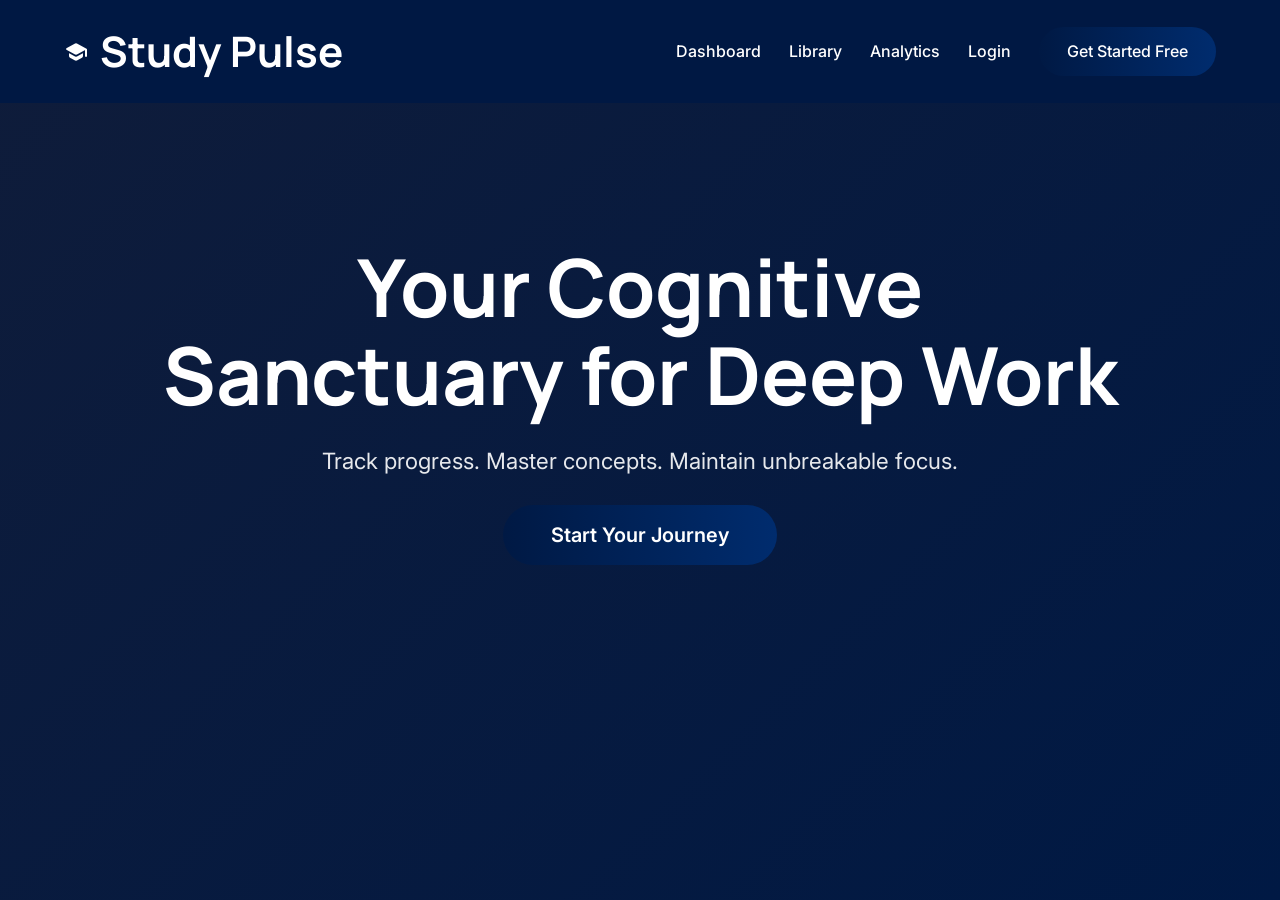
<file: index.html>
<!DOCTYPE html>
<html lang="en">
<head>
    <meta charset="UTF-8">
    <meta name="viewport" content="width=device-width, initial-scale=1.0">
    <title>Study Pulse • Deep Work Sanctuary</title>
    <link rel="stylesheet" href="https://fonts.googleapis.com/css2?family=Manrope:wght@500;600;700&family=Inter:wght@400;500;600&display=swap">
    <link rel="stylesheet" href="https://fonts.googleapis.com/icon?family=Material+Icons+Round">
    <link rel="stylesheet" href="style.css">
</head>
<body style="background: linear-gradient(135deg, #0f1c3a 0%, #001944 100%); color: white; min-height: 100vh;">

    <nav>
        <a href="index.html" class="logo">
            <span class="material-icons-round">school</span>
            <h2>Study Pulse</h2>
        </a>
        <div class="nav-links">
            <a href="dashboard.html">Dashboard</a>
            <a href="#">Library</a>
            <a href="#">Analytics</a>
            <a href="login.html">Login</a>
            <a href="signup.html" class="btn-primary">Get Started Free</a>
        </div>
    </nav>

    <section style="padding: 140px 5% 100px; text-align: center;">
        <h1 style="font-size: clamp(3rem, 7vw, 5rem); line-height: 1.1; margin-bottom: 24px;">
            Your Cognitive<br>Sanctuary for Deep Work
        </h1>
        <p style="font-size: 1.4rem; max-width: 700px; margin: 0 auto 40px; opacity: 0.9;">
            Track progress. Master concepts. Maintain unbreakable focus.
        </p>
        <a href="signup.html" class="btn-primary" style="font-size: 1.25rem; padding: 18px 48px;">Start Your Journey</a>
    </section>

    <script src="script.js"></script>
</body>
</html>
</file>
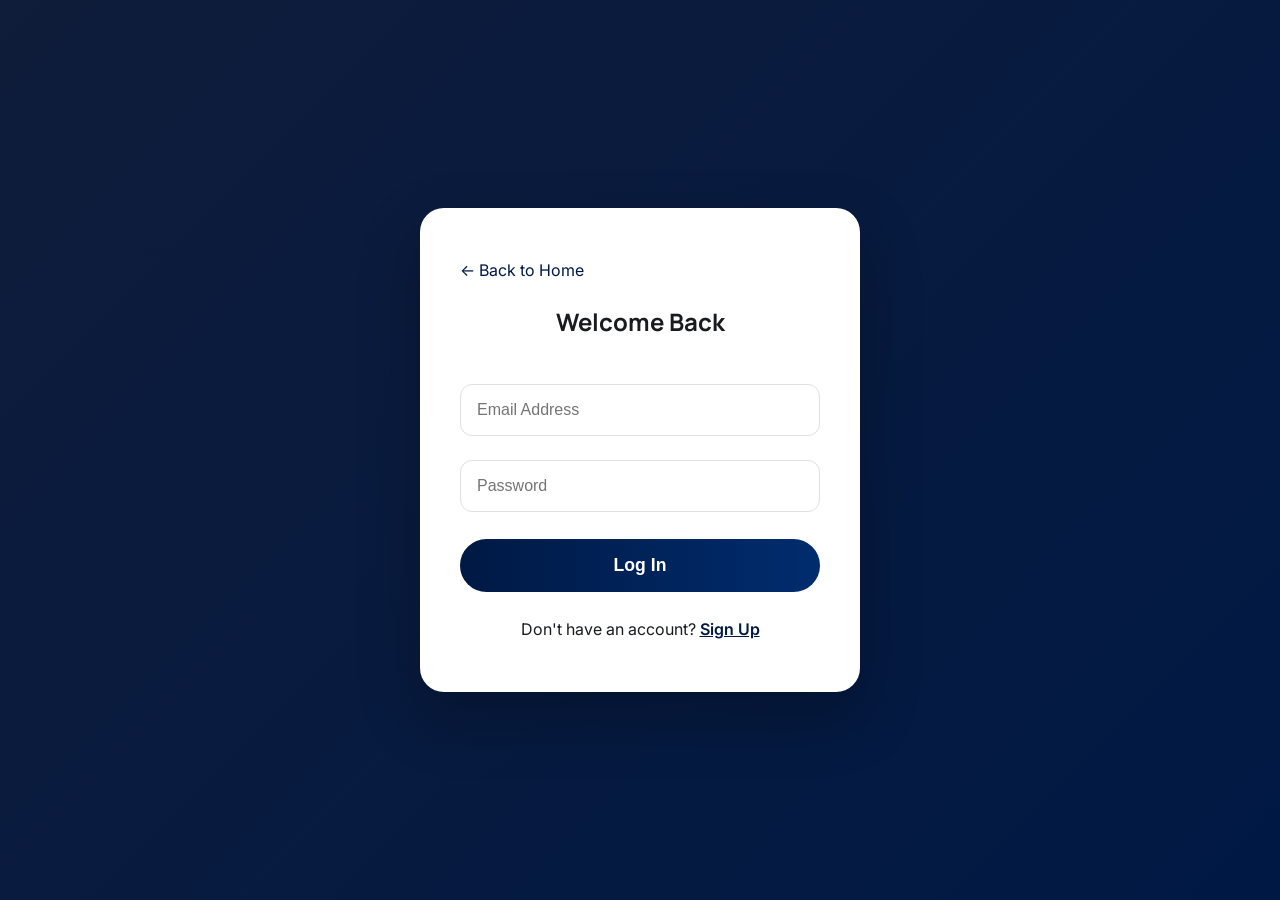
<file: dashboard.html>
<!DOCTYPE html>
<html lang="en">
<head>
    <meta charset="UTF-8">
    <meta name="viewport" content="width=device-width, initial-scale=1.0">
    <title>Dashboard • Study Pulse</title>
    <link rel="stylesheet" href="https://fonts.googleapis.com/css2?family=Manrope:wght@500;600;700&family=Inter:wght@400;500;600&display=swap">
    <link rel="stylesheet" href="https://fonts.googleapis.com/icon?family=Material+Icons+Round">
    <link rel="stylesheet" href="style.css">
</head>
<body>
    <div class="dashboard">
        <!-- Sidebar -->
        <div class="sidebar">
            <a href="index.html" class="logo" style="color:var(--primary); margin-bottom:50px;">
                <span class="material-icons-round">school</span>
                <h2>Study Pulse</h2>
            </a>

            <a href="dashboard.html" style="display:block; padding:16px 20px; border-radius:16px; background:var(--primary); color:white; margin:10px 0;">
                <span class="material-icons-round" style="margin-right:12px;">dashboard</span> Dashboard
            </a>
            <a href="#" style="display:block; padding:16px 20px; border-radius:16px; margin:10px 0;">Library</a>
            <a href="#" style="display:block; padding:16px 20px; border-radius:16px; margin:10px 0;">Analytics</a>
            <a href="#" style="display:block; padding:16px 20px; border-radius:16px; margin:10px 0;">Revision Queue</a>

            <div onclick="logout()" class="logout-btn" style="margin-top:80px;">
                <span class="material-icons-round">logout</span>
                <strong>Logout</strong>
            </div>
        </div>

        <!-- Main Content -->
        <div class="main-content">
            <div style="display:flex; justify-content:space-between; align-items:center; margin-bottom:40px;">
                <div>
                    <h1>Welcome back, <span id="userName">Scholar</span>! 👋</h1>
                    <p style="color:#555; font-size:1.1rem;">12-day streak • Keep going strong!</p>
                </div>
                <button onclick="logout()" style="background:none; border:none; color:#d32f2f; cursor:pointer; font-size:1.1rem;">
                    Logout
                </button>
            </div>

            <div style="display: grid; grid-template-columns: repeat(auto-fit, minmax(260px, 1fr)); gap: 24px;">
                <div class="card">
                    <h3>Units Completed</h3>
                    <h2 style="font-size:3.2rem; color:var(--primary);">12</h2>
                </div>
                <div class="card">
                    <h3>Hours Studied</h3>
                    <h2 style="font-size:3.2rem; color:var(--primary);">48</h2>
                </div>
                <div class="card">
                    <h3>Current Streak</h3>
                    <h2 style="font-size:3.2rem; color:var(--primary);">12 🔥</h2>
                </div>
            </div>

            <div class="card">
                <h3>Progress Overview</h3>
                <p><strong>DSA</strong> — 65% Mastery</p>
                <p><strong>Web Development</strong> — 82% Mastery</p>
                <p><strong>Java</strong> — 45% Mastery</p>
            </div>
        </div>
    </div>

    <script src="script.js"></script>
</body>
</html>
</file>
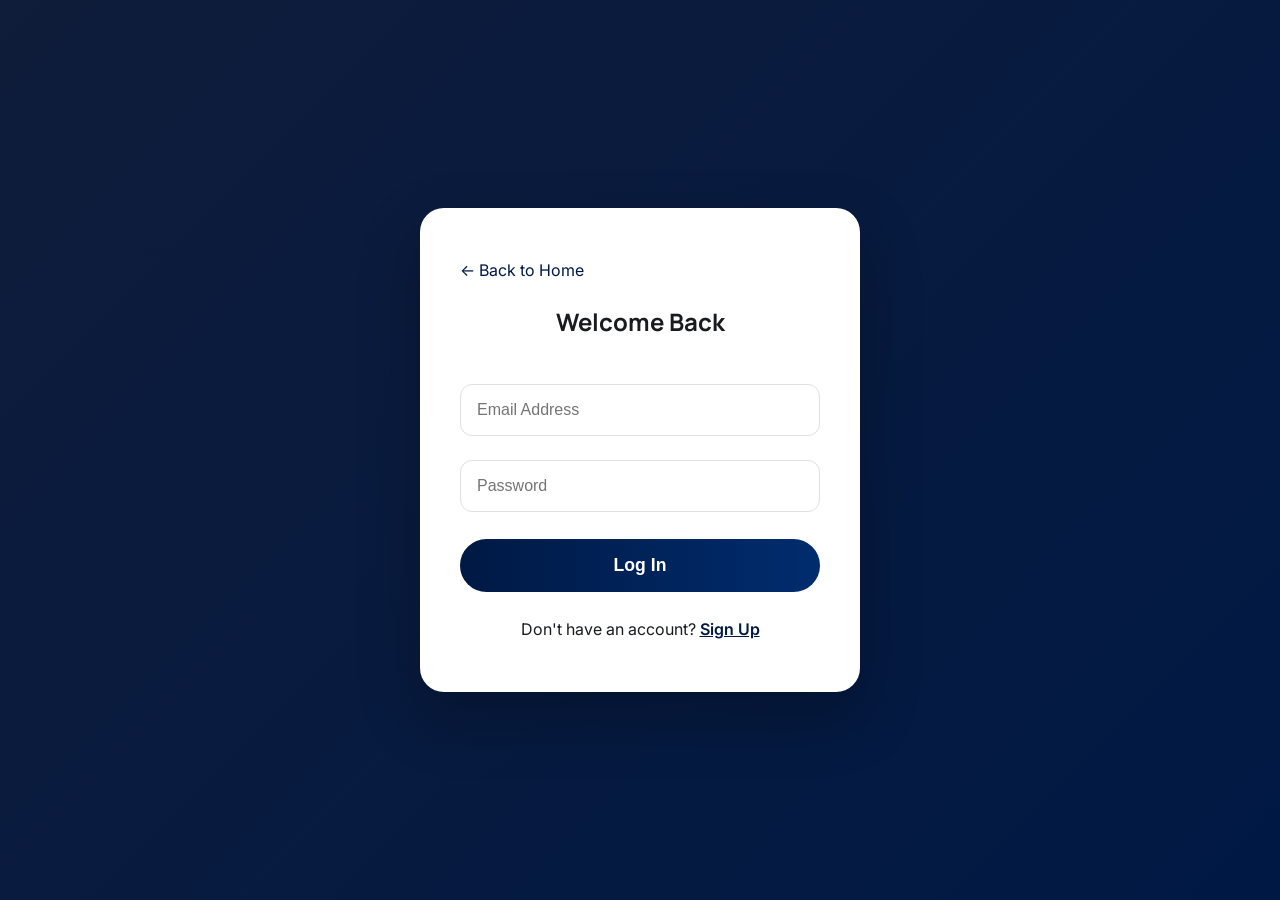
<file: login.html>
<!DOCTYPE html>
<html lang="en">
<head>
    <meta charset="UTF-8">
    <meta name="viewport" content="width=device-width, initial-scale=1.0">
    <title>Login • Study Pulse</title>
    <link rel="stylesheet" href="https://fonts.googleapis.com/css2?family=Manrope:wght@500;600;700&family=Inter:wght@400;500;600&display=swap">
    <link rel="stylesheet" href="https://fonts.googleapis.com/icon?family=Material+Icons+Round">
    <link rel="stylesheet" href="style.css">
</head>
<body>
    <div class="auth-page">
        <div class="auth-box">
            <a href="index.html" style="color:var(--primary); text-decoration:none; margin-bottom:20px; display:inline-flex; align-items:center; gap:6px;">
                ← Back to Home
            </a>
            <h2 style="text-align:center; margin-bottom:30px;">Welcome Back</h2>
            
            <form id="loginForm">
                <input type="email" placeholder="Email Address" required>
                <input type="password" placeholder="Password" required>
                <button type="submit" class="btn-auth">Log In</button>
            </form>

            <p style="text-align:center; margin-top:25px;">
                Don't have an account? <a href="signup.html" style="color:var(--primary); font-weight:600;">Sign Up</a>
            </p>
        </div>
    </div>
    <script src="script.js"></script>
</body>
</html>
</file>
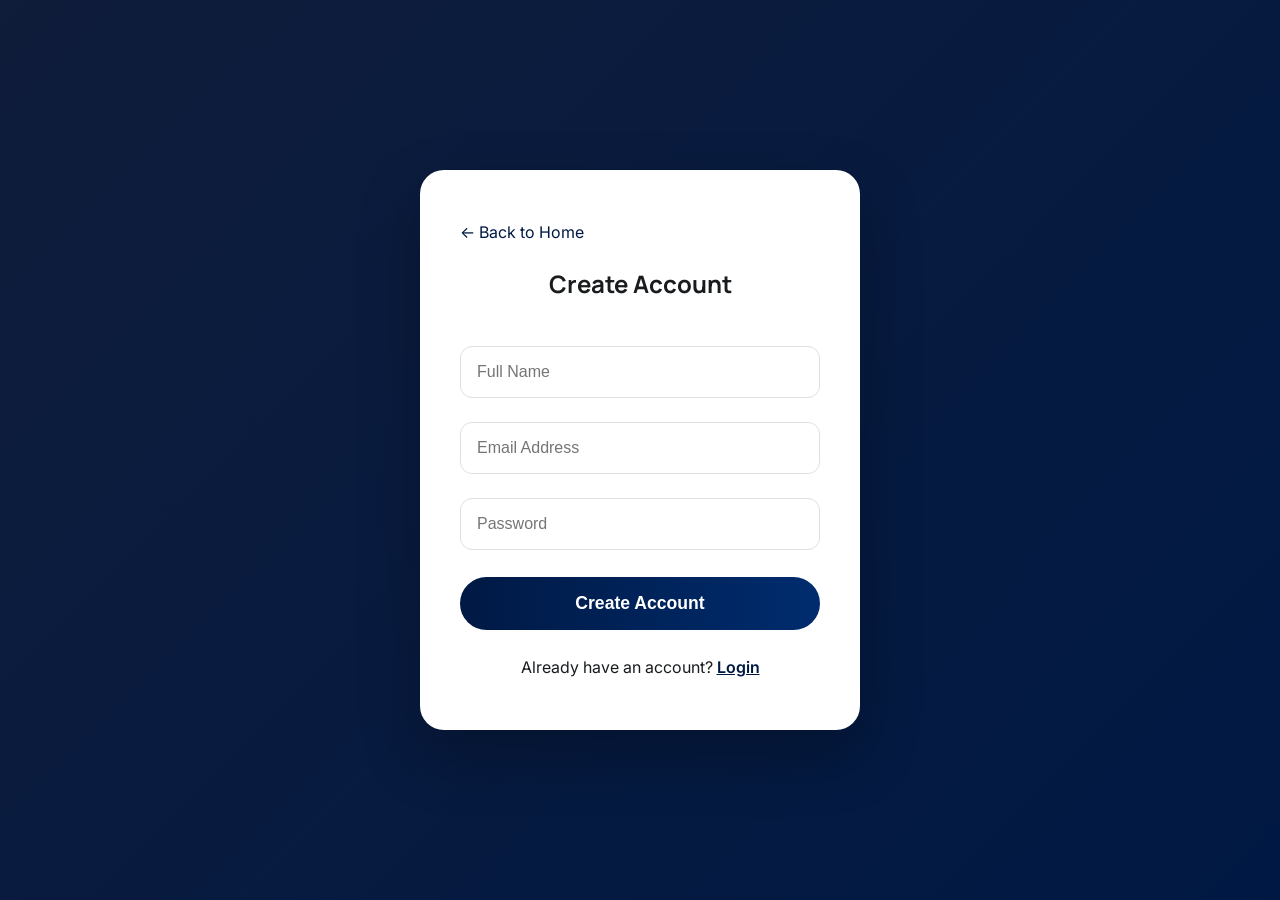
<file: signup.html>
<!DOCTYPE html>
<html lang="en">
<head>
    <meta charset="UTF-8">
    <meta name="viewport" content="width=device-width, initial-scale=1.0">
    <title>Sign Up • Study Pulse</title>
    <link rel="stylesheet" href="https://fonts.googleapis.com/css2?family=Manrope:wght@500;600;700&family=Inter:wght@400;500;600&display=swap">
    <link rel="stylesheet" href="https://fonts.googleapis.com/icon?family=Material+Icons+Round">
    <link rel="stylesheet" href="style.css">
</head>
<body>
    <div class="auth-page">
        <div class="auth-box">
            <a href="index.html" style="color:var(--primary); text-decoration:none; margin-bottom:20px; display:inline-flex; align-items:center; gap:6px;">
                ← Back to Home
            </a>
            <h2 style="text-align:center; margin-bottom:30px;">Create Account</h2>
            
            <form id="signupForm">
                <input type="text" placeholder="Full Name" required>
                <input type="email" placeholder="Email Address" required>
                <input type="password" placeholder="Password" required>
                <button type="submit" class="btn-auth">Create Account</button>
            </form>

            <p style="text-align:center; margin-top:25px;">
                Already have an account? <a href="login.html" style="color:var(--primary); font-weight:600;">Login</a>
            </p>
        </div>
    </div>
    <script src="script.js"></script>
</body>
</html>
</file>
<file: style.css>
:root {
    --primary: #001944;
    --primary-container: #002c6e;
    --accent: #4fc3f7;
    --surface: #f7f9fb;
    --text: #191c1e;
}

* {
    margin: 0;
    padding: 0;
    box-sizing: border-box;
}

body {
    font-family: 'Inter', sans-serif;
    line-height: 1.6;
}

h1, h2, h3 {
    font-family: 'Manrope', sans-serif;
}

/* Navbar */
nav {
    display: flex;
    justify-content: space-between;
    align-items: center;
    padding: 18px 5%;
    background: rgba(0, 25, 68, 0.95);
    backdrop-filter: blur(20px);
    position: sticky;
    top: 0;
    z-index: 1000;
    color: white;
}

.logo {
    display: flex;
    align-items: center;
    gap: 12px;
    text-decoration: none;
    color: white;
    font-size: 1.75rem;
}

.nav-links {
    display: flex;
    gap: 28px;
    align-items: center;
}

.nav-links a {
    color: white;
    text-decoration: none;
    font-weight: 500;
    transition: 0.3s;
}

.nav-links a:hover {
    color: var(--accent);
}

.btn-primary {
    background: linear-gradient(to right, var(--primary), var(--primary-container));
    color: white;
    padding: 12px 28px;
    border-radius: 50px;
    text-decoration: none;
    font-weight: 600;
    transition: 0.3s;
}

.btn-primary:hover {
    transform: translateY(-3px);
}

/* Auth Pages */
.auth-page {
    min-height: 100vh;
    display: flex;
    align-items: center;
    justify-content: center;
    background: linear-gradient(135deg, #0f1c3a, #001944);
    padding: 20px;
}

.auth-box {
    background: white;
    color: var(--text);
    padding: 50px 40px;
    border-radius: 24px;
    width: 100%;
    max-width: 440px;
    box-shadow: 0 25px 60px rgba(0,0,0,0.25);
}

.auth-box input {
    width: 100%;
    padding: 16px;
    margin: 12px 0;
    border: 1.5px solid #e0e0e0;
    border-radius: 12px;
    font-size: 1rem;
    transition: 0.3s;
}

.auth-box input:focus {
    outline: none;
    border-color: var(--primary);
    box-shadow: 0 0 0 4px rgba(0,25,68,0.1);
}

.btn-auth {
    width: 100%;
    padding: 16px;
    background: linear-gradient(to right, var(--primary), var(--primary-container));
    color: white;
    border: none;
    border-radius: 50px;
    font-size: 1.1rem;
    font-weight: 600;
    cursor: pointer;
    margin-top: 15px;
    transition: 0.3s;
}

.btn-auth:hover {
    transform: translateY(-2px);
}

/* Dashboard */
.dashboard {
    background: #f7f9fb;
    min-height: 100vh;
    color: var(--text);
}

.sidebar {
    width: 280px;
    background: white;
    height: 100vh;
    position: fixed;
    padding: 35px 24px;
    box-shadow: 4px 0 20px rgba(0,0,0,0.08);
    overflow-y: auto;
}

.main-content {
    margin-left: 280px;
    padding: 40px;
}

.card {
    background: white;
    border-radius: 20px;
    padding: 28px;
    margin-bottom: 28px;
    box-shadow: 0 8px 25px rgba(0,0,0,0.07);
}

.logout-btn {
    color: #d32f2f;
    display: flex;
    align-items: center;
    gap: 10px;
    padding: 14px 20px;
    border-radius: 12px;
    margin: 8px 0;
    cursor: pointer;
    transition: 0.3s;
}

.logout-btn:hover {
    background: #ffebee;
}

/* Responsive */
@media (max-width: 992px) {
    .sidebar { position: relative; width: 100%; height: auto; }
    .main-content { margin-left: 0; }
}

@media (max-width: 768px) {
    .nav-links { gap: 15px; font-size: 0.95rem; }
}
</file>
